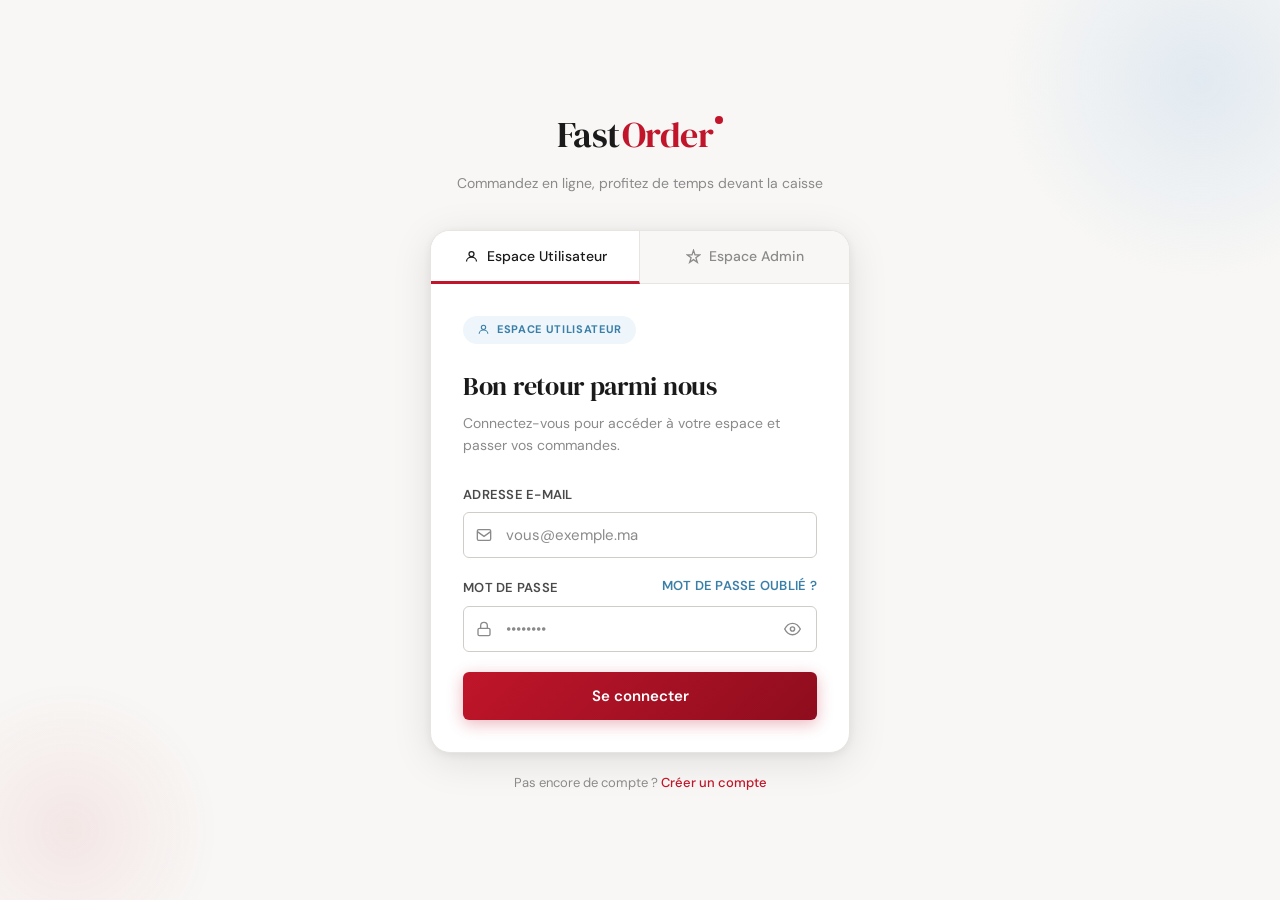
<file: index.html>
<!DOCTYPE html>
<html lang="fr">

<head>
    <meta charset="UTF-8">
    <meta name="viewport" content="width=device-width, initial-scale=1.0">
    <title>Connexion — FastOrder</title>
    <link rel="stylesheet" href="styles.css">
    <style>
        body {
            min-height: 100vh;
            display: flex;
            flex-direction: column;
            align-items: center;
            justify-content: center;
            background: var(--off-white);
            padding: 24px;
            position: relative;
            overflow: hidden;
        }

        body::before {
            content: '';
            position: fixed;
            top: -120px;
            right: -120px;
            width: 400px;
            height: 400px;
            background: radial-gradient(circle, rgba(168, 200, 232, 0.28) 0%, transparent 70%);
            border-radius: 50%;
            pointer-events: none;
        }

        body::after {
            content: '';
            position: fixed;
            bottom: -80px;
            left: -80px;
            width: 300px;
            height: 300px;
            background: radial-gradient(circle, rgba(192, 21, 42, 0.07) 0%, transparent 70%);
            border-radius: 50%;
            pointer-events: none;
        }

        .login-wrapper {
            width: 100%;
            max-width: 420px;
            animation: fadeInUp 0.5s ease both;
        }

        .brand {
            text-align: center;
            margin-bottom: 36px;
        }

        .brand-name {
            font-family: var(--font-display);
            font-size: 36px;
            letter-spacing: -0.5px;
            color: var(--ink);
            display: flex;
            align-items: flex-start;
            justify-content: center;
            gap: 2px;
        }

        .brand-name span {
            color: var(--crimson);
        }

        .brand-dot {
            width: 8px;
            height: 8px;
            background: var(--crimson);
            border-radius: 50%;
            display: inline-block;
            margin-top: 10px;
        }

        .brand-sub {
            font-size: 14px;
            color: var(--ink-muted);
            margin-top: 8px;
        }

        .login-card {
            background: var(--white);
            border-radius: var(--radius-lg);
            box-shadow: 0 8px 40px rgba(0, 0, 0, 0.1), 0 2px 8px rgba(0, 0, 0, 0.06);
            border: 1px solid var(--border);
            overflow: hidden;
        }

        .space-toggle {
            display: grid;
            grid-template-columns: 1fr 1fr;
            background: var(--off-white);
            border-bottom: 1px solid var(--border);
        }

        .toggle-btn {
            padding: 16px 12px;
            font-family: var(--font-body);
            font-size: 14px;
            font-weight: 500;
            color: var(--ink-muted);
            background: transparent;
            border: none;
            cursor: pointer;
            transition: var(--transition);
            display: flex;
            align-items: center;
            justify-content: center;
            gap: 8px;
            border-bottom: 3px solid transparent;
            margin-bottom: -1px;
        }

        .toggle-btn.active {
            color: var(--ink);
            background: var(--white);
            border-bottom-color: var(--crimson);
        }

        .toggle-btn:first-child {
            border-right: 1px solid var(--border);
        }

        .toggle-btn svg {
            width: 15px;
            height: 15px;
        }

        .login-body {
            padding: 32px;
        }

        .space-label {
            display: inline-flex;
            align-items: center;
            gap: 7px;
            padding: 5px 14px;
            border-radius: 99px;
            font-size: 11px;
            font-weight: 700;
            letter-spacing: 0.06em;
            text-transform: uppercase;
            margin-bottom: 22px;
        }

        .space-label.user {
            background: var(--blue-pale);
            color: var(--blue-dark);
        }

        .space-label.admin {
            background: var(--crimson-pale);
            color: var(--crimson);
        }

        .space-label svg {
            width: 13px;
            height: 13px;
        }

        .login-title {
            font-family: var(--font-display);
            font-size: 26px;
            letter-spacing: -0.3px;
            margin-bottom: 6px;
        }

        .login-desc {
            font-size: 14px;
            color: var(--ink-muted);
            margin-bottom: 28px;
            line-height: 1.55;
        }

        .forgot-link {
            font-size: 13px;
            color: var(--blue-dark);
            text-decoration: none;
            float: right;
            margin-top: -2px;
        }

        .forgot-link:hover {
            text-decoration: underline;
        }

        #formError {
            display: none;
            background: var(--crimson-pale);
            border: 1px solid #f5c0c8;
            border-radius: var(--radius-sm);
            padding: 12px 16px;
            font-size: 13px;
            color: var(--crimson);
            margin-bottom: 16px;
        }

        #formError.show {
            display: flex;
            align-items: center;
            gap: 8px;
        }

        #formError svg {
            width: 15px;
            height: 15px;
            flex-shrink: 0;
        }

        .input-icon-wrap {
            position: relative;
        }

        .input-icon {
            position: absolute;
            left: 13px;
            top: 50%;
            transform: translateY(-50%);
            pointer-events: none;
            display: flex;
            align-items: center;
        }

        .input-icon svg {
            width: 16px;
            height: 16px;
            color: var(--ink-muted);
        }

        .input-icon-wrap .form-input {
            padding-left: 42px;
        }

        .show-pw {
            position: absolute;
            right: 12px;
            top: 50%;
            transform: translateY(-50%);
            background: none;
            border: none;
            cursor: pointer;
            padding: 4px;
            color: var(--ink-muted);
            display: flex;
            align-items: center;
            transition: var(--transition);
        }

        .show-pw:hover {
            color: var(--ink);
        }

        .show-pw svg {
            width: 17px;
            height: 17px;
        }

        .btn-connect {
            background: linear-gradient(135deg, var(--crimson), var(--crimson-dark));
            color: white;
            width: 100%;
            justify-content: center;
            padding: 14px;
            font-size: 15px;
            font-weight: 600;
            border-radius: var(--radius-sm);
            box-shadow: 0 4px 16px rgba(192, 21, 42, 0.3);
            transition: all 0.25s ease;
            border: none;
            cursor: pointer;
            font-family: var(--font-body);
            display: flex;
            align-items: center;
            gap: 8px;
        }

        .btn-connect:hover {
            transform: translateY(-2px);
            box-shadow: 0 8px 24px rgba(192, 21, 42, 0.4);
        }

        .btn-connect:active {
            transform: translateY(0);
        }

        .btn-connect.admin-mode {
            background: linear-gradient(135deg, var(--ink), var(--ink-light));
            box-shadow: 0 4px 16px rgba(26, 26, 26, 0.2);
        }

        .btn-connect.admin-mode:hover {
            box-shadow: 0 8px 24px rgba(26, 26, 26, 0.3);
        }

        .btn-connect:disabled {
            opacity: 0.65;
            cursor: not-allowed;
            transform: none;
        }

        .demo-hint {
            background: var(--off-white);
            border: 1px solid var(--border);
            border-radius: var(--radius-sm);
            padding: 12px 16px;
            margin-top: 20px;
            font-size: 12px;
            color: var(--ink-muted);
            line-height: 1.6;
        }

        .demo-hint strong {
            color: var(--ink);
        }

        .login-footer {
            margin-top: 20px;
            text-align: center;
            font-size: 13px;
            color: var(--ink-muted);
        }

        .login-footer a {
            color: var(--crimson);
            text-decoration: none;
            font-weight: 500;
        }

        .login-footer a:hover {
            text-decoration: underline;
        }
    </style>
</head>

<body>
    <div class="login-wrapper">
        <div class="brand">
            <div class="brand-name">Fast<span>Order</span><span class="brand-dot"></span></div>
            <div class="brand-sub">Commandez en ligne, profitez de temps devant la caisse</div>
        </div>

        <div class="login-card">
            <div class="space-toggle">
                <button class="toggle-btn active" id="btnUser" onclick="setMode('user')">
                    <svg viewBox="0 0 24 24" fill="none" stroke="currentColor" stroke-width="2">
                        <circle cx="12" cy="8" r="4" />
                        <path d="M4 20c0-4 3.6-7 8-7s8 3 8 7" />
                    </svg>
                    Espace Utilisateur
                </button>
                <button class="toggle-btn" id="btnAdmin" onclick="setMode('admin')">
                    <svg viewBox="0 0 24 24" fill="none" stroke="currentColor" stroke-width="2">
                        <path d="M12 2l2.4 7.4H22l-6.2 4.5 2.4 7.4L12 17l-6.2 4.3 2.4-7.4L2 9.4h7.6z" />
                    </svg>
                    Espace Admin
                </button>
            </div>

            <div class="login-body">
                <div id="formError">
                    <svg viewBox="0 0 24 24" fill="none" stroke="currentColor" stroke-width="2">
                        <circle cx="12" cy="12" r="10" />
                        <line x1="12" y1="8" x2="12" y2="12" />
                        <line x1="12" y1="16" x2="12.01" y2="16" />
                    </svg>
                    <span id="errorText">Identifiants incorrects</span>
                </div>

                <div id="spaceLabel" class="space-label user">
                    <svg viewBox="0 0 24 24" fill="none" stroke="currentColor" stroke-width="2">
                        <circle cx="12" cy="8" r="4" />
                        <path d="M4 20c0-4 3.6-7 8-7s8 3 8 7" />
                    </svg>
                    Espace Utilisateur
                </div>
                <div id="loginTitle" class="login-title">Bon retour parmi nous</div>
                <div id="loginDesc" class="login-desc">Connectez-vous pour accéder à votre espace et passer vos
                    commandes.</div>

                <form id="loginForm" onsubmit="handleLogin(event)" novalidate>
                    <div class="form-group">
                        <label class="form-label" for="email">Adresse e-mail</label>
                        <div class="input-icon-wrap">
                            <span class="input-icon"><svg viewBox="0 0 24 24" fill="none" stroke="currentColor"
                                    stroke-width="2">
                                    <rect x="2" y="4" width="20" height="16" rx="2" />
                                    <path d="m2 7 10 7 10-7" />
                                </svg></span>
                            <input class="form-input" type="email" id="email" placeholder="vous@exemple.ma" required>
                        </div>
                    </div>
                    <div class="form-group">
                        <label class="form-label" for="password">
                            Mot de passe
                            <a href="#" class="forgot-link">Mot de passe oublié ?</a>
                        </label>
                        <div class="input-icon-wrap">
                            <span class="input-icon"><svg viewBox="0 0 24 24" fill="none" stroke="currentColor"
                                    stroke-width="2">
                                    <rect x="3" y="11" width="18" height="11" rx="2" />
                                    <path d="M7 11V7a5 5 0 0 1 10 0v4" />
                                </svg></span>
                            <input class="form-input" type="password" id="password" placeholder="••••••••" required>
                            <button type="button" class="show-pw" onclick="togglePw()" id="togglePwBtn">
                                <svg id="eyeIcon" viewBox="0 0 24 24" fill="none" stroke="currentColor"
                                    stroke-width="2">
                                    <path d="M1 12s4-8 11-8 11 8 11 8-4 8-11 8-11-8-11-8z" />
                                    <circle cx="12" cy="12" r="3" />
                                </svg>
                            </button>
                        </div>
                    </div>
                    <button type="submit" class="btn-connect" id="connectBtn">Se connecter</button>
                </form>
            </div>
        </div>
        <div class="login-footer" style="margin-top:20px;">Pas encore de compte ? <a href="#">Créer un compte</a></div>
    </div>

    <script>
        let currentMode = 'user';
        let pwVisible = false;

        function setMode(mode) {
            currentMode = mode;
            const isAdmin = mode === 'admin';
            document.getElementById('btnUser').classList.toggle('active', !isAdmin);
            document.getElementById('btnAdmin').classList.toggle('active', isAdmin);
            const label = document.getElementById('spaceLabel');
            const btn = document.getElementById('connectBtn');
            if (isAdmin) {
                label.className = 'space-label admin';
                label.innerHTML = `<svg viewBox="0 0 24 24" fill="none" stroke="currentColor" stroke-width="2" style="width:13px;height:13px;"><path d="M12 2l2.4 7.4H22l-6.2 4.5 2.4 7.4L12 17l-6.2 4.3 2.4-7.4L2 9.4h7.6z"/></svg> Espace Administrateur`;
                document.getElementById('loginTitle').textContent = 'Administration';
                document.getElementById('loginDesc').textContent = 'Accès réservé aux administrateurs de la plateforme.';
                btn.classList.add('admin-mode');
            } else {
                label.className = 'space-label user';
                label.innerHTML = `<svg viewBox="0 0 24 24" fill="none" stroke="currentColor" stroke-width="2" style="width:13px;height:13px;"><circle cx="12" cy="8" r="4"/><path d="M4 20c0-4 3.6-7 8-7s8 3 8 7"/></svg> Espace Utilisateur`;
                document.getElementById('loginTitle').textContent = 'Bon retour parmi nous';
                document.getElementById('loginDesc').textContent = 'Connectez-vous pour accéder à votre espace et passer vos commandes.';
                btn.classList.remove('admin-mode');
            }
            document.getElementById('formError').classList.remove('show');
        }

        function togglePw() {
            const inp = document.getElementById('password');
            pwVisible = !pwVisible;
            inp.type = pwVisible ? 'text' : 'password';
            document.getElementById('eyeIcon').innerHTML = pwVisible
                ? '<path d="M17.94 17.94A10.07 10.07 0 0 1 12 20c-7 0-11-8-11-8a18.45 18.45 0 0 1 5.06-5.94"/><path d="M9.9 4.24A9.12 9.12 0 0 1 12 4c7 0 11 8 11 8a18.5 18.5 0 0 1-2.16 3.19"/><line x1="1" y1="1" x2="23" y2="23"/>'
                : '<path d="M1 12s4-8 11-8 11 8 11 8-4 8-11 8-11-8-11-8z"/><circle cx="12" cy="12" r="3"/>';
        }

        function handleLogin(e) {
            e.preventDefault();
            const email = document.getElementById('email').value.trim();
            const password = document.getElementById('password').value;
            const errorEl = document.getElementById('formError');
            errorEl.classList.remove('show');
            if (!email || !password) { document.getElementById('errorText').textContent = 'Veuillez remplir tous les champs.'; errorEl.classList.add('show'); return; }
            if (!email.includes('@')) { document.getElementById('errorText').textContent = 'Adresse e-mail invalide.'; errorEl.classList.add('show'); return; }
            if (password.length < 3) { document.getElementById('errorText').textContent = 'Mot de passe trop court.'; errorEl.classList.add('show'); return; }
            const btn = document.getElementById('connectBtn');
            btn.textContent = 'Connexion en cours…'; btn.disabled = true;
            setTimeout(() => { window.location.href = currentMode === 'admin' ? 'admin.html' : 'dashboard.html'; }, 900);
        }
    </script>
</body>

</html>
</file>
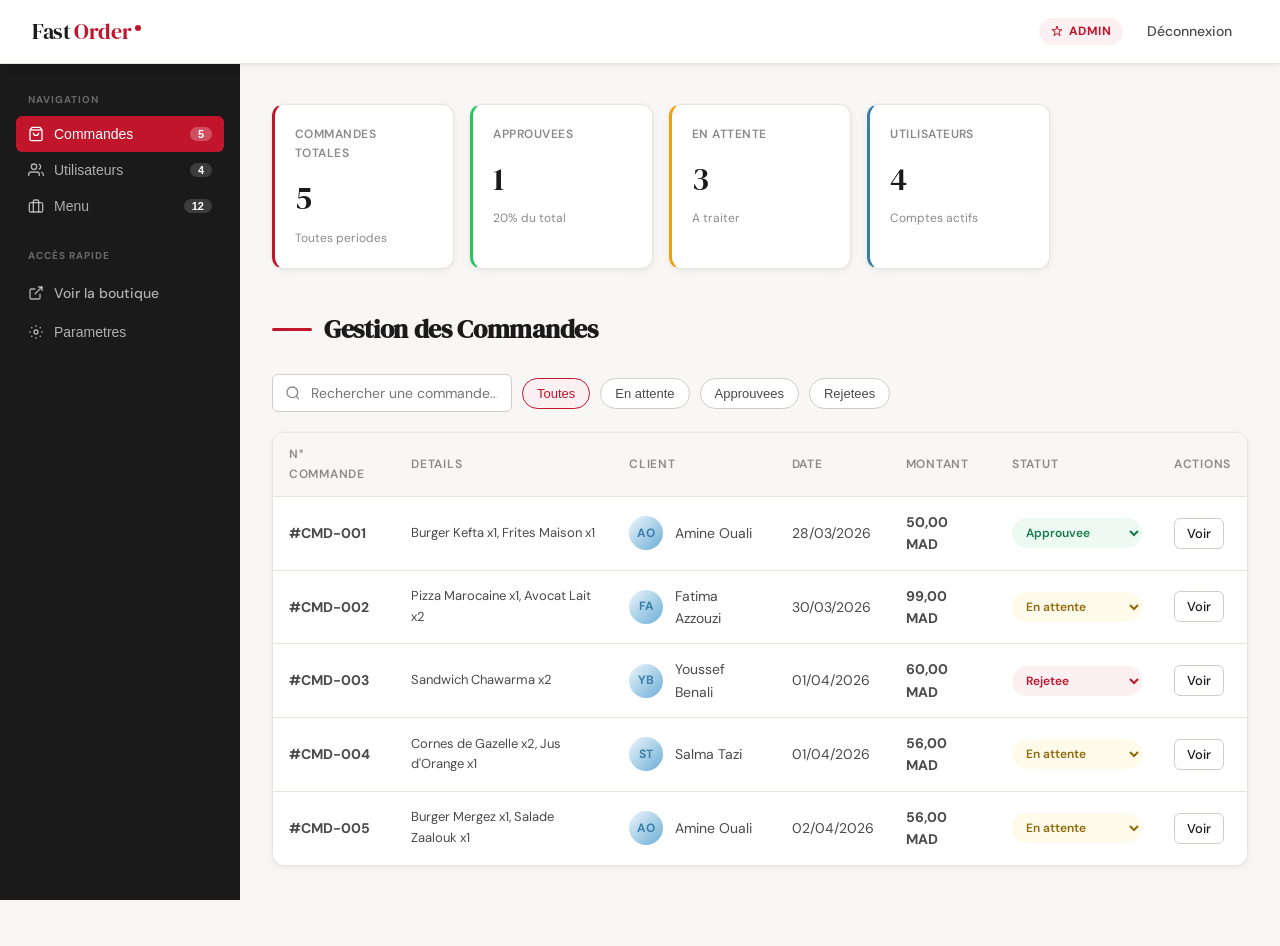
<file: admin.html>
<!DOCTYPE html>
<html lang="fr">

<head>
    <meta charset="UTF-8">
    <meta name="viewport" content="width=device-width, initial-scale=1.0">
    <title>Administration — FastDeli</title>
    <link rel="stylesheet" href="styles.css">
    <style>
        .admin-layout {
            display: flex;
            min-height: calc(100vh - 64px);
        }

        /* Sidebar */
        .sidebar {
            width: 240px;
            background: var(--ink);
            flex-shrink: 0;
            padding: 28px 0;
            position: sticky;
            top: 64px;
            height: calc(100vh - 64px);
            overflow-y: auto;
        }

        .sidebar-section {
            padding: 0 16px;
            margin-bottom: 24px;
        }

        .sidebar-label {
            font-size: 10px;
            font-weight: 700;
            color: rgba(255, 255, 255, 0.35);
            letter-spacing: 0.1em;
            text-transform: uppercase;
            padding: 0 12px;
            margin-bottom: 8px;
        }

        .sidebar-link {
            display: flex;
            align-items: center;
            gap: 10px;
            padding: 10px 12px;
            border-radius: var(--radius-sm);
            color: rgba(255, 255, 255, 0.65);
            text-decoration: none;
            font-size: 14px;
            font-weight: 500;
            transition: var(--transition);
            cursor: pointer;
            border: none;
            background: none;
            width: 100%;
            text-align: left;
        }

        .sidebar-link:hover {
            background: rgba(255, 255, 255, 0.08);
            color: white;
        }

        .sidebar-link.active {
            background: var(--crimson);
            color: white;
        }

        .sidebar-link svg {
            width: 16px;
            height: 16px;
            flex-shrink: 0;
        }

        .sidebar-badge {
            margin-left: auto;
            background: rgba(255, 255, 255, 0.15);
            color: white;
            border-radius: 99px;
            padding: 1px 8px;
            font-size: 11px;
            font-weight: 600;
        }

        .sidebar-link.active .sidebar-badge {
            background: rgba(255, 255, 255, 0.25);
        }

        /* Main */
        .admin-main {
            flex: 1;
            padding: 40px 32px 80px;
            overflow: auto;
        }

        /* Stats */
        .admin-stats {
            display: grid;
            grid-template-columns: repeat(auto-fill, minmax(180px, 1fr));
            gap: 16px;
            margin-bottom: 40px;
        }

        .stat-card {
            background: var(--white);
            border-radius: var(--radius);
            border: 1px solid var(--border);
            padding: 20px;
            box-shadow: var(--shadow-sm);
        }

        .stat-card .s-label {
            font-size: 12px;
            font-weight: 600;
            color: var(--ink-muted);
            text-transform: uppercase;
            letter-spacing: 0.04em;
            margin-bottom: 10px;
        }

        .stat-card .s-val {
            font-family: var(--font-display);
            font-size: 32px;
            color: var(--ink);
        }

        .stat-card .s-sub {
            font-size: 12px;
            color: var(--ink-muted);
            margin-top: 4px;
        }

        .stat-card.accent-red {
            border-left: 3px solid var(--crimson);
        }

        .stat-card.accent-blue {
            border-left: 3px solid var(--blue-dark);
        }

        .stat-card.accent-green {
            border-left: 3px solid #22c55e;
        }

        .stat-card.accent-yellow {
            border-left: 3px solid #f59e0b;
        }

        /* Sections */
        .admin-section {
            display: none;
        }

        .admin-section.active {
            display: block;
        }

        /* Status select */
        .status-select {
            padding: 6px 10px;
            border-radius: 99px;
            font-size: 12px;
            font-weight: 600;
            border: none;
            cursor: pointer;
            outline: none;
            transition: var(--transition);
        }

        .status-select.approved {
            background: #edfaf3;
            color: #1a7a4a;
        }

        .status-select.pending {
            background: #fffbeb;
            color: #92680a;
        }

        .status-select.rejected {
            background: var(--crimson-pale);
            color: var(--crimson);
        }

        /* User avatar */
        .user-avatar {
            width: 34px;
            height: 34px;
            border-radius: 50%;
            background: linear-gradient(135deg, var(--blue-pale), var(--blue-mid));
            display: flex;
            align-items: center;
            justify-content: center;
            font-size: 12px;
            font-weight: 700;
            color: var(--blue-dark);
            flex-shrink: 0;
        }

        .user-cell {
            display: flex;
            align-items: center;
            gap: 12px;
        }

        .order-products-detail {
            max-width: 260px;
            word-break: break-word;
            font-size: 13px;
        }

        .action-btns {
            display: flex;
            gap: 6px;
        }

        /* Filter bar */
        .filter-bar {
            display: flex;
            gap: 10px;
            flex-wrap: wrap;
            align-items: center;
            margin-bottom: 20px;
        }

        .filter-input {
            padding: 9px 14px 9px 38px;
            border: 1.5px solid var(--border-strong);
            border-radius: var(--radius-sm);
            font-family: var(--font-body);
            font-size: 14px;
            color: var(--ink);
            background: var(--white) url("data:image/svg+xml,%3Csvg xmlns='http://www.w3.org/2000/svg' width='16' height='16' viewBox='0 0 24 24' fill='none' stroke='%238a8a8a' stroke-width='2'%3E%3Ccircle cx='11' cy='11' r='8'/%3E%3Cpath d='m21 21-4.35-4.35'/%3E%3C/svg%3E") no-repeat 12px center;
            outline: none;
            transition: var(--transition);
            width: 240px;
        }

        .filter-input:focus {
            border-color: var(--blue-dark);
        }

        .filter-tag {
            padding: 7px 14px;
            border-radius: 99px;
            font-size: 13px;
            font-weight: 500;
            border: 1.5px solid var(--border-strong);
            background: var(--white);
            cursor: pointer;
            transition: var(--transition);
            color: var(--ink-light);
        }

        .filter-tag:hover {
            border-color: var(--ink-muted);
            color: var(--ink);
        }

        .filter-tag.active {
            border-color: var(--crimson);
            color: var(--crimson);
            background: var(--crimson-pale);
        }

        /* Food color blocks in admin product table */
        .food-thumb {
            width: 36px;
            height: 36px;
            border-radius: var(--radius-sm);
            display: flex;
            align-items: center;
            justify-content: center;
            flex-shrink: 0;
        }

        .food-thumb svg {
            width: 20px;
            height: 20px;
        }

        .toast-container {
            position: fixed;
            bottom: 24px;
            right: 24px;
            display: flex;
            flex-direction: column;
            gap: 10px;
            z-index: 999;
        }

        /* Admin label */
        .admin-role-tag {
            display: inline-flex;
            align-items: center;
            gap: 6px;
            padding: 4px 12px;
            border-radius: 99px;
            background: var(--crimson-pale);
            color: var(--crimson);
            font-size: 12px;
            font-weight: 700;
            letter-spacing: 0.04em;
            text-transform: uppercase;
        }

        .admin-role-tag svg {
            width: 12px;
            height: 12px;
        }

        @media (max-width: 768px) {
            .admin-layout {
                flex-direction: column;
            }

            .sidebar {
                width: 100%;
                height: auto;
                position: relative;
                top: 0;
                padding: 16px 0;
                display: flex;
                overflow-x: auto;
            }

            .sidebar-section {
                display: flex;
                margin-bottom: 0;
                gap: 4px;
            }

            .sidebar-label {
                display: none;
            }

            .admin-main {
                padding: 24px 16px;
            }

            .admin-stats {
                grid-template-columns: repeat(2, 1fr);
            }
        }
    </style>
</head>

<body>
    <nav class="nav">
        <a href="index.html" class="nav-logo">Fast<span>Order</span><span class="logo-dot"></span></a>
        <div class="nav-links">
            <span class="admin-role-tag">
                <svg viewBox="0 0 24 24" fill="none" stroke="currentColor" stroke-width="2">
                    <path d="M12 2l2.4 7.4H22l-6.2 4.5 2.4 7.4L12 17l-6.2 4.3 2.4-7.4L2 9.4h7.6z" />
                </svg>
                Admin
            </span>
            <a href="index.html" class="nav-link">Déconnexion</a>
        </div>
    </nav>

    <div class="admin-layout">
        <aside class="sidebar">
            <div class="sidebar-section">
                <div class="sidebar-label">Navigation</div>
                <button class="sidebar-link active" onclick="showSection('commandes')" id="nav-commandes">
                    <svg viewBox="0 0 24 24" fill="none" stroke="currentColor" stroke-width="2">
                        <path d="M6 2 3 6v14a2 2 0 0 0 2 2h14a2 2 0 0 0 2-2V6l-3-4z" />
                        <line x1="3" y1="6" x2="21" y2="6" />
                        <path d="M16 10a4 4 0 0 1-8 0" />
                    </svg>
                    Commandes
                    <span class="sidebar-badge" id="navBadgeCmd">5</span>
                </button>
                <button class="sidebar-link" onclick="showSection('utilisateurs')" id="nav-utilisateurs">
                    <svg viewBox="0 0 24 24" fill="none" stroke="currentColor" stroke-width="2">
                        <path d="M17 21v-2a4 4 0 0 0-4-4H5a4 4 0 0 0-4 4v2" />
                        <circle cx="9" cy="7" r="4" />
                        <path d="M23 21v-2a4 4 0 0 0-3-3.87" />
                        <path d="M16 3.13a4 4 0 0 1 0 7.75" />
                    </svg>
                    Utilisateurs
                    <span class="sidebar-badge">4</span>
                </button>
                <button class="sidebar-link" onclick="showSection('produits')" id="nav-produits">
                    <svg viewBox="0 0 24 24" fill="none" stroke="currentColor" stroke-width="2">
                        <rect x="2" y="7" width="20" height="14" rx="2" />
                        <path d="M16 21V5a2 2 0 0 0-2-2h-4a2 2 0 0 0-2 2v16" />
                    </svg>
                    Menu
                    <span class="sidebar-badge">12</span>
                </button>
            </div>
            <div class="sidebar-section">
                <div class="sidebar-label">Accès rapide</div>
                <a href="dashboard.html" class="sidebar-link">
                    <svg viewBox="0 0 24 24" fill="none" stroke="currentColor" stroke-width="2">
                        <path d="M18 13v6a2 2 0 0 1-2 2H5a2 2 0 0 1-2-2V8a2 2 0 0 1 2-2h6" />
                        <polyline points="15 3 21 3 21 9" />
                        <line x1="10" y1="14" x2="21" y2="3" />
                    </svg>
                    Voir la boutique
                </a>
                <button class="sidebar-link">
                    <svg viewBox="0 0 24 24" fill="none" stroke="currentColor" stroke-width="2">
                        <circle cx="12" cy="12" r="3" />
                        <path
                            d="M19.07 4.93l-1.41 1.41M4.93 4.93l1.41 1.41M4.93 19.07l1.41-1.41M19.07 19.07l-1.41-1.41M12 2v2M12 20v2M2 12h2M20 12h2" />
                    </svg>
                    Parametres
                </button>
            </div>
        </aside>

        <main class="admin-main">
            <div class="admin-stats fade-in" id="statsGrid"></div>

            <!-- COMMANDES -->
            <div class="admin-section active fade-in" id="section-commandes">
                <div class="section-heading">
                    <div class="accent-line"></div>
                    <h2>Gestion des Commandes</h2>
                </div>
                <div class="filter-bar">
                    <input class="filter-input" type="text" placeholder="Rechercher une commande..."
                        oninput="filterOrders(this.value)">
                    <button class="filter-tag active" onclick="setFilter('all', this)">Toutes</button>
                    <button class="filter-tag" onclick="setFilter('pending', this)">En attente</button>
                    <button class="filter-tag" onclick="setFilter('approved', this)">Approuvees</button>
                    <button class="filter-tag" onclick="setFilter('rejected', this)">Rejetees</button>
                </div>
                <div class="card">
                    <div class="table-wrap">
                        <table>
                            <thead>
                                <tr>
                                    <th>N° commande</th>
                                    <th>Details</th>
                                    <th>Client</th>
                                    <th>Date</th>
                                    <th>Montant</th>
                                    <th>Statut</th>
                                    <th>Actions</th>
                                </tr>
                            </thead>
                            <tbody id="adminOrdersBody"></tbody>
                        </table>
                    </div>
                </div>
            </div>

            <!-- UTILISATEURS -->
            <div class="admin-section fade-in" id="section-utilisateurs">
                <div class="section-heading">
                    <div class="accent-line"></div>
                    <h2>Gestion des Utilisateurs</h2>
                </div>
                <div class="filter-bar">
                    <input class="filter-input" type="text" placeholder="Rechercher un utilisateur..."
                        oninput="filterUsers(this.value)">
                </div>
                <div class="card">
                    <div class="table-wrap">
                        <table>
                            <thead>
                                <tr>
                                    <th>Utilisateur</th>
                                    <th>E-mail</th>
                                    <th>Role</th>
                                    <th>Commandes</th>
                                    <th>Inscription</th>
                                    <th>Actions</th>
                                </tr>
                            </thead>
                            <tbody id="usersBody"></tbody>
                        </table>
                    </div>
                </div>
            </div>

            <!-- PRODUITS / MENU -->
            <div class="admin-section fade-in" id="section-produits">
                <div class="section-heading">
                    <div class="accent-line"></div>
                    <h2>Gestion du Menu</h2>
                </div>
                <div class="card">
                    <div class="table-wrap">
                        <table>
                            <thead>
                                <tr>
                                    <th>Article</th>
                                    <th>Categorie</th>
                                    <th>Prix</th>
                                    <th>Disponibilite</th>
                                    <th>Actions</th>
                                </tr>
                            </thead>
                            <tbody id="productsBody"></tbody>
                        </table>
                    </div>
                </div>
            </div>
        </main>
    </div>

    <div class="toast-container" id="toastContainer"></div>

    <script>
        // ── DATA ──
        let orders = [
            { id: '#CMD-001', products: 'Burger Kefta x1, Frites Maison x1', client: 'Amine Ouali', date: '28/03/2026', amount: '50,00 MAD', status: 'approved' },
            { id: '#CMD-002', products: 'Pizza Marocaine x1, Avocat Lait x2', client: 'Fatima Azzouzi', date: '30/03/2026', amount: '99,00 MAD', status: 'pending' },
            { id: '#CMD-003', products: 'Sandwich Chawarma x2', client: 'Youssef Benali', date: '01/04/2026', amount: '60,00 MAD', status: 'rejected' },
            { id: '#CMD-004', products: 'Cornes de Gazelle x2, Jus d\'Orange x1', client: 'Salma Tazi', date: '01/04/2026', amount: '56,00 MAD', status: 'pending' },
            { id: '#CMD-005', products: 'Burger Mergez x1, Salade Zaalouk x1', client: 'Amine Ouali', date: '02/04/2026', amount: '56,00 MAD', status: 'pending' },
        ];

        const users = [
            { name: 'Amine Ouali', email: 'amine.ouali@mail.ma', role: 'Client', orders: 2, since: 'Jan. 2025' },
            { name: 'Fatima Azzouzi', email: 'fatima.azzouzi@mail.ma', role: 'Client', orders: 1, since: 'Fev. 2025' },
            { name: 'Youssef Benali', email: 'youssef.benali@mail.ma', role: 'Client', orders: 1, since: 'Mars 2025' },
            { name: 'Salma Tazi', email: 'salma.tazi@mail.ma', role: 'Client', orders: 1, since: 'Dec. 2024' },
        ];

        const bgClass = {
            'Burgers': 'bg-burger', 'Sandwichs': 'bg-sandwich', 'Pizzas': 'bg-pizza',
            'Boissons': 'bg-drink', 'Accompagnements': 'bg-sides', 'Desserts': 'bg-dessert',
        };

        const menuItems = [
            { name: 'Burger Kefta', cat: 'Burgers', price: '35,00 MAD', available: true },
            { name: 'Burger Mergez', cat: 'Burgers', price: '38,00 MAD', available: true },
            { name: 'Sandwich Chawarma', cat: 'Sandwichs', price: '30,00 MAD', available: true },
            { name: 'Sandwich Poulet', cat: 'Sandwichs', price: '28,00 MAD', available: false },
            { name: 'Pizza Marocaine', cat: 'Pizzas', price: '55,00 MAD', available: true },
            { name: 'Pizza Quatre Fromages', cat: 'Pizzas', price: '60,00 MAD', available: true },
            { name: 'Frites Maison', cat: 'Accompagnements', price: '15,00 MAD', available: true },
            { name: 'Salade Zaalouk', cat: 'Accompagnements', price: '18,00 MAD', available: true },
            { name: 'Jus d\'Orange Frais', cat: 'Boissons', price: '18,00 MAD', available: true },
            { name: 'Avocat Lait', cat: 'Boissons', price: '22,00 MAD', available: true },
            { name: 'Cornes de Gazelle', cat: 'Desserts', price: '20,00 MAD', available: true },
            { name: 'Chebakia', cat: 'Desserts', price: '18,00 MAD', available: false },
        ];

        // ── NAV ──
        function showSection(name) {
            document.querySelectorAll('.admin-section').forEach(s => s.classList.remove('active'));
            document.querySelectorAll('.sidebar-link').forEach(l => l.classList.remove('active'));
            document.getElementById(`section-${name}`).classList.add('active');
            document.getElementById(`nav-${name}`).classList.add('active');
            renderStats();
        }

        // ── STATS ──
        function renderStats() {
            const total = orders.length;
            const approved = orders.filter(o => o.status === 'approved').length;
            const pending = orders.filter(o => o.status === 'pending').length;
            document.getElementById('statsGrid').innerHTML = `
        <div class="stat-card accent-red">
          <div class="s-label">Commandes totales</div>
          <div class="s-val">${total}</div>
          <div class="s-sub">Toutes periodes</div>
        </div>
        <div class="stat-card accent-green">
          <div class="s-label">Approuvees</div>
          <div class="s-val">${approved}</div>
          <div class="s-sub">${Math.round(approved / total * 100)}% du total</div>
        </div>
        <div class="stat-card accent-yellow">
          <div class="s-label">En attente</div>
          <div class="s-val">${pending}</div>
          <div class="s-sub">A traiter</div>
        </div>
        <div class="stat-card accent-blue">
          <div class="s-label">Utilisateurs</div>
          <div class="s-val">${users.length}</div>
          <div class="s-sub">Comptes actifs</div>
        </div>`;
            document.getElementById('navBadgeCmd').textContent = total;
        }

        // ── ORDERS ──
        let currentFilter = 'all', currentSearch = '';

        function renderOrders() {
            let filtered = orders.filter(o => {
                const mf = currentFilter === 'all' || o.status === currentFilter;
                const ms = !currentSearch || o.id.toLowerCase().includes(currentSearch.toLowerCase()) || o.client.toLowerCase().includes(currentSearch.toLowerCase()) || o.products.toLowerCase().includes(currentSearch.toLowerCase());
                return mf && ms;
            });
            const tbody = document.getElementById('adminOrdersBody');
            if (!filtered.length) { tbody.innerHTML = `<tr><td colspan="7"><div class="empty-state" style="padding:32px"><p>Aucune commande trouvee</p></div></td></tr>`; return; }
            tbody.innerHTML = filtered.map(o => {
                const initials = o.client.split(' ').map(w => w[0]).join('').slice(0, 2).toUpperCase();
                return `<tr>
          <td><strong>${o.id}</strong></td>
          <td class="order-products-detail">${o.products}</td>
          <td><div class="user-cell"><div class="user-avatar">${initials}</div><span style="font-size:14px;">${o.client}</span></div></td>
          <td style="white-space:nowrap">${o.date}</td>
          <td><strong>${o.amount}</strong></td>
          <td>
            <select class="status-select ${o.status}" onchange="changeStatus('${o.id}', this)" style="min-width:130px;">
              <option value="pending"  ${o.status === 'pending' ? 'selected' : ''}>En attente</option>
              <option value="approved" ${o.status === 'approved' ? 'selected' : ''}>Approuvee</option>
              <option value="rejected" ${o.status === 'rejected' ? 'selected' : ''}>Rejetee</option>
            </select>
          </td>
          <td>
            <div class="action-btns">
              <button class="btn btn-secondary btn-sm" onclick="viewOrder('${o.id}')">Voir</button>
            </div>
          </td>
        </tr>`;
            }).join('');
        }

        function changeStatus(id, selectEl) {
            const order = orders.find(o => o.id === id);
            if (!order) return;
            order.status = selectEl.value;
            selectEl.className = `status-select ${selectEl.value}`;
            const msgs = { approved: 'Commande approuvee', pending: 'Commande mise en attente', rejected: 'Commande rejetee' };
            const types = { approved: 'success', pending: 'info', rejected: 'error' };
            showToast(msgs[selectEl.value], types[selectEl.value]);
            renderStats();
        }

        function viewOrder(id) {
            const o = orders.find(x => x.id === id);
            if (o) showToast(`${o.id} — ${o.client} — ${o.amount}`, 'info');
        }

        function setFilter(f, el) {
            currentFilter = f;
            document.querySelectorAll('.filter-tag').forEach(t => t.classList.remove('active'));
            el.classList.add('active'); renderOrders();
        }

        function filterOrders(val) { currentSearch = val; renderOrders(); }

        // ── USERS ──
        let usersData = [...users];

        function renderUsers() {
            const tbody = document.getElementById('usersBody');
            tbody.innerHTML = usersData.map(u => {
                const initials = u.name.split(' ').map(w => w[0]).join('').slice(0, 2).toUpperCase();
                return `<tr>
          <td>
            <div class="user-cell">
              <div class="user-avatar">${initials}</div>
              <div>
                <div style="font-weight:600;font-size:14px;">${u.name}</div>
                <div style="font-size:12px;color:var(--ink-muted);">Membre depuis ${u.since}</div>
              </div>
            </div>
          </td>
          <td>${u.email}</td>
          <td><span class="tag tag-blue">${u.role}</span></td>
          <td><strong>${u.orders}</strong></td>
          <td>${u.since}</td>
          <td>
            <div class="action-btns">
              <button class="btn btn-secondary btn-sm" onclick="showToast('Profil de ${u.name} ouvert', 'info')">Voir</button>
              <button class="btn btn-danger btn-sm" onclick="showToast('Compte de ${u.name} suspendu (simulation)', 'error')">Suspendre</button>
            </div>
          </td>
        </tr>`;
            }).join('');
        }

        function filterUsers(val) {
            usersData = users.filter(u => u.name.toLowerCase().includes(val.toLowerCase()) || u.email.toLowerCase().includes(val.toLowerCase()));
            renderUsers();
        }

        // ── PRODUCTS ──
        const catColors = { 'Burgers': '#fff8f0', 'Sandwichs': '#f0fff4', 'Pizzas': '#fff0f0', 'Boissons': '#f0f8ff', 'Accompagnements': '#fffdf0', 'Desserts': '#fdf0ff' };

        function renderProducts() {
            const tbody = document.getElementById('productsBody');
            tbody.innerHTML = menuItems.map((p, i) => {
                const avTag = p.available ? `<span class="tag tag-green">Disponible</span>` : `<span class="tag tag-red">Indisponible</span>`;
                return `<tr>
          <td>
            <div class="user-cell">
              <div class="food-thumb" style="background:${catColors[p.cat] || '#f8f7f5'};">
                <svg viewBox="0 0 24 24" fill="none" stroke="var(--ink-muted)" stroke-width="1.5"><path d="M3 11l19-9-9 19-2-8-8-2z"/></svg>
              </div>
              <span style="font-weight:600;font-size:14px;">${p.name}</span>
            </div>
          </td>
          <td><span class="tag tag-blue">${p.cat}</span></td>
          <td><strong>${p.price}</strong></td>
          <td>${avTag}</td>
          <td>
            <div class="action-btns">
              <button class="btn btn-secondary btn-sm" onclick="showToast('Modification de ${p.name} (simulation)', 'info')">Modifier</button>
              <button class="btn btn-danger btn-sm" onclick="toggleAvailability(${i}, this)">
                ${p.available ? 'Desactiver' : 'Activer'}
              </button>
            </div>
          </td>
        </tr>`;
            }).join('');
        }

        function toggleAvailability(idx, btn) {
            menuItems[idx].available = !menuItems[idx].available;
            showToast(`${menuItems[idx].name} ${menuItems[idx].available ? 'active' : 'desactive'} (simulation)`, menuItems[idx].available ? 'success' : 'error');
            renderProducts();
        }

        // ── TOAST ──
        function showToast(msg, type = 'info') {
            const c = document.getElementById('toastContainer');
            const t = document.createElement('div');
            t.className = `toast ${type}`;
            const icons = {
                success: '<svg viewBox="0 0 24 24" fill="none" stroke="currentColor" stroke-width="2"><polyline points="20 6 9 17 4 12"/></svg>',
                error: '<svg viewBox="0 0 24 24" fill="none" stroke="currentColor" stroke-width="2"><circle cx="12" cy="12" r="10"/><line x1="15" y1="9" x2="9" y2="15"/><line x1="9" y1="9" x2="15" y2="15"/></svg>',
                info: '<svg viewBox="0 0 24 24" fill="none" stroke="currentColor" stroke-width="2"><circle cx="12" cy="12" r="10"/><line x1="12" y1="8" x2="12" y2="12"/><line x1="12" y1="16" x2="12.01" y2="16"/></svg>',
            };
            t.innerHTML = (icons[type] || '') + msg;
            c.appendChild(t);
            setTimeout(() => { t.style.opacity = '0'; t.style.transition = '0.3s'; setTimeout(() => t.remove(), 300); }, 3200);
        }

        // ── INIT ──
        renderStats();
        renderOrders();
        renderUsers();
        renderProducts();
    </script>
</body>

</html>
</file>
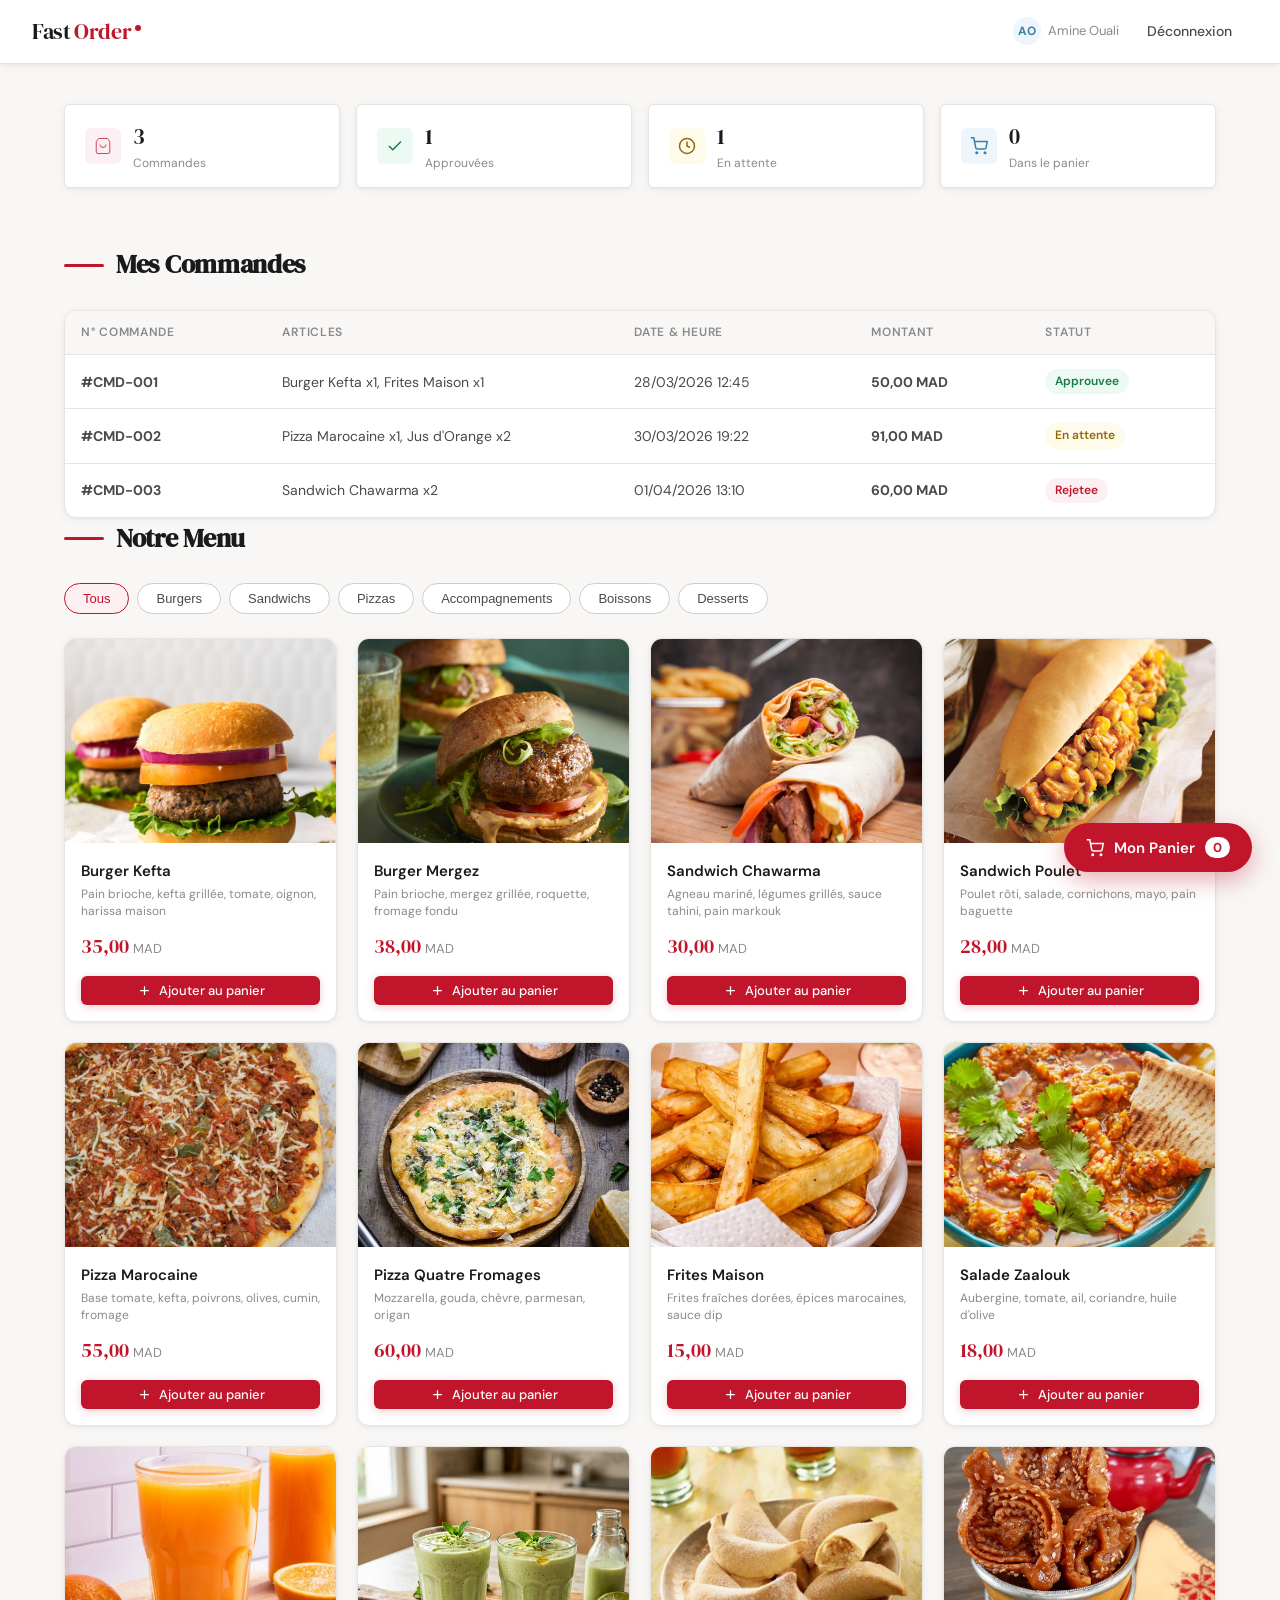
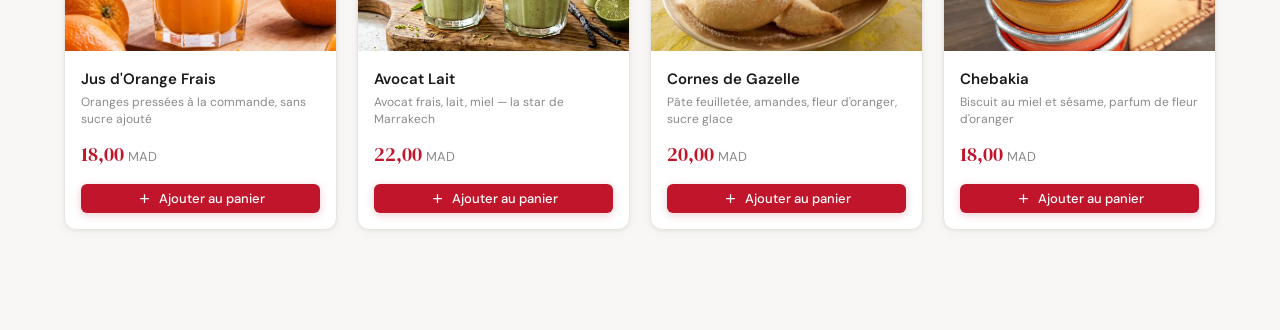
<file: dashboard.html>
<!DOCTYPE html>
<html lang="fr">

<head>
    <meta charset="UTF-8">
    <meta name="viewport" content="width=device-width, initial-scale=1.0">
    <title>Menu — FastDeli</title>
    <link rel="stylesheet" href="styles.css">
    <style>
        .page-main {
            max-width: 1200px;
            margin: 0 auto;
            padding: 40px 24px 100px;
        }

        /* Stats bar */
        .stat-bar {
            display: flex;
            gap: 16px;
            flex-wrap: wrap;
            margin-bottom: 40px;
        }

        .stat-pill {
            background: var(--white);
            border: 1px solid var(--border);
            border-radius: var(--radius-sm);
            padding: 14px 20px;
            display: flex;
            align-items: center;
            gap: 12px;
            box-shadow: var(--shadow-sm);
            flex: 1;
            min-width: 140px;
        }

        .stat-pill .sp-icon {
            width: 36px;
            height: 36px;
            border-radius: var(--radius-sm);
            display: flex;
            align-items: center;
            justify-content: center;
            flex-shrink: 0;
        }

        .stat-pill .sp-icon svg {
            width: 18px;
            height: 18px;
        }

        .sp-icon-red {
            background: var(--crimson-pale);
            color: var(--crimson);
        }

        .sp-icon-green {
            background: #edfaf3;
            color: #1a7a4a;
        }

        .sp-icon-yellow {
            background: #fffbeb;
            color: #92680a;
        }

        .sp-icon-blue {
            background: var(--blue-pale);
            color: var(--blue-dark);
        }

        .stat-pill .stat-val {
            font-family: var(--font-display);
            font-size: 22px;
        }

        .stat-pill .stat-lbl {
            font-size: 12px;
            color: var(--ink-muted);
        }

        /* Category tabs */
        .cat-tabs {
            display: flex;
            gap: 8px;
            flex-wrap: wrap;
            margin-bottom: 24px;
        }

        .cat-tab {
            padding: 7px 18px;
            border-radius: 99px;
            font-size: 13px;
            font-weight: 500;
            border: 1.5px solid var(--border-strong);
            background: var(--white);
            cursor: pointer;
            transition: var(--transition);
            color: var(--ink-light);
        }

        .cat-tab:hover {
            border-color: var(--ink-muted);
            color: var(--ink);
        }

        .cat-tab.active {
            border-color: var(--crimson);
            color: var(--crimson);
            background: var(--crimson-pale);
        }

        /* Products grid */
        .products-grid {
            display: grid;
            grid-template-columns: repeat(auto-fill, minmax(230px, 1fr));
            gap: 20px;
        }

        .product-card {
            background: var(--white);
            border-radius: var(--radius);
            border: 1px solid var(--border);
            overflow: hidden;
            transition: var(--transition);
            box-shadow: var(--shadow-sm);
        }

        .product-card:hover {
            transform: translateY(-4px);
            box-shadow: var(--shadow-md);
        }

        /* Illustrated food placeholder using CSS + SVG */
        .product-img {
            width: 100%;
            aspect-ratio: 4/3;
            display: flex;
            align-items: center;
            justify-content: center;
            position: relative;
            overflow: hidden;
        }

        .product-img svg {
            width: 72px;
            height: 72px;
        }

        .product-img img {
            width: 100%;
            height: 100%;
            object-fit: cover;
        }

        .product-info {
            padding: 16px;
        }

        .product-name {
            font-weight: 600;
            font-size: 15px;
            color: var(--ink);
            margin-bottom: 3px;
        }

        .product-desc {
            font-size: 12px;
            color: var(--ink-muted);
            margin-bottom: 10px;
            line-height: 1.45;
        }

        .product-price {
            font-family: var(--font-display);
            font-size: 20px;
            color: var(--crimson);
            margin-bottom: 14px;
        }

        .product-price small {
            font-family: var(--font-body);
            font-size: 13px;
            font-weight: 400;
            color: var(--ink-muted);
        }

        /* Cart modal */
        .cart-item {
            display: flex;
            align-items: center;
            gap: 14px;
            padding: 16px 0;
            border-bottom: 1px solid var(--border);
        }

        .cart-item:last-child {
            border-bottom: none;
        }

        .cart-item-thumb {
            width: 52px;
            height: 52px;
            border-radius: var(--radius-sm);
            display: flex;
            align-items: center;
            justify-content: center;
            flex-shrink: 0;
        }

        .cart-item-thumb svg {
            width: 28px;
            height: 28px;
        }

        .cart-item-thumb img {
            width: 100%;
            height: 100%;
            object-fit: cover;
        }

        .cart-item-info {
            flex: 1;
            min-width: 0;
        }

        .cart-item-name {
            font-weight: 600;
            font-size: 14px;
            margin-bottom: 3px;
        }

        .cart-item-price {
            font-size: 13px;
            color: var(--crimson);
            font-weight: 500;
        }

        .cart-item-controls {
            display: flex;
            align-items: center;
            gap: 10px;
            flex-shrink: 0;
        }

        .cart-summary {
            background: var(--off-white);
            border-radius: var(--radius-sm);
            padding: 16px;
            margin-bottom: 16px;
        }

        .cart-summary-row {
            display: flex;
            justify-content: space-between;
            font-size: 14px;
            color: var(--ink-light);
            margin-bottom: 8px;
        }

        .cart-summary-row:last-child {
            margin-bottom: 0;
            font-size: 16px;
            font-weight: 700;
            color: var(--ink);
            border-top: 1px solid var(--border);
            padding-top: 10px;
            margin-top: 4px;
        }

        /* Orders section */
        .orders-section {
            margin-top: 56px;
        }

        /* FAB */
        .cart-fab {
            position: fixed;
            bottom: 28px;
            right: 28px;
            background: var(--crimson);
            color: white;
            border: none;
            border-radius: 99px;
            padding: 14px 22px;
            font-family: var(--font-body);
            font-size: 15px;
            font-weight: 600;
            cursor: pointer;
            box-shadow: 0 8px 24px rgba(192, 21, 42, 0.35);
            display: flex;
            align-items: center;
            gap: 10px;
            transition: var(--transition);
            z-index: 90;
        }

        .cart-fab:hover {
            transform: translateY(-2px);
            box-shadow: 0 12px 32px rgba(192, 21, 42, 0.45);
        }

        .cart-fab svg {
            width: 18px;
            height: 18px;
        }

        .fab-badge {
            background: white;
            color: var(--crimson);
            border-radius: 99px;
            padding: 2px 8px;
            font-size: 13px;
            font-weight: 700;
            min-width: 22px;
            text-align: center;
        }

        @media (max-width: 640px) {
            .products-grid {
                grid-template-columns: repeat(2, 1fr);
            }

            .stat-bar {
                gap: 10px;
            }

            .stat-pill {
                min-width: 120px;
                padding: 12px 14px;
            }
        }

        /* Food SVG color palettes per category */
        .bg-burger {
            background: linear-gradient(135deg, #fff8f0, #ffe8cc);
        }

        .bg-sandwich {
            background: linear-gradient(135deg, #f0fff4, #d4f4e2);
        }

        .bg-pizza {
            background: linear-gradient(135deg, #fff0f0, #ffd6d6);
        }

        .bg-drink {
            background: linear-gradient(135deg, #f0f8ff, #d0e8f8);
        }

        .bg-sides {
            background: linear-gradient(135deg, #fffdf0, #fff0c0);
        }

        .bg-dessert {
            background: linear-gradient(135deg, #fdf0ff, #f0d4f8);
        }

        /* Payment modal styling */
        #paymentModal, #cardFormModal, #successModal {
            animation: scaleIn 0.3s cubic-bezier(0.4, 0, 0.2, 1);
        }
    </style>
</head>

<body>
    <nav class="nav">
        <a href="index.html" class="nav-logo">
            Fast<span>Order</span><span class="logo-dot"></span>
        </a>
        <div class="nav-links">
            <div class="nav-user">
                <div class="nav-user-dot">AO</div>
                Amine Ouali
            </div>
            <a href="index.html" class="nav-link">Déconnexion</a>
        </div>
    </nav>

    <main class="page-main">
        <!-- Stats -->
        <div class="stat-bar fade-in">
            <div class="stat-pill">
                <div class="sp-icon sp-icon-red">
                    <svg viewBox="0 0 24 24" fill="none" stroke="currentColor" stroke-width=/>"2">
                        <path d="M6 2 3 6v14a2 2 0 0 0 2 2h14a2 2 0 0 0 2-2V6l-3-4z" 
                        <line x1="3" y1="6" x2="21" y2="6" />
                        <path d="M16 10a4 4 0 0 1-8 0" />
                    </svg>
                </div>
                <div>
                    <div class="stat-val" id="statTotal">3</div>
                    <div class="stat-lbl">Commandes</div>
                </div>
            </div>
            <div class="stat-pill">
                <div class="sp-icon sp-icon-green">
                    <svg viewBox="0 0 24 24" fill="none" stroke="currentColor" stroke-width="2">
                        <polyline points="20 6 9 17 4 12" />
                    </svg>
                </div>
                <div>
                    <div class="stat-val" id="statApproved">1</div>
                    <div class="stat-lbl">Approuvées</div>
                </div>
            </div>
            <div class="stat-pill">
                <div class="sp-icon sp-icon-yellow">
                    <svg viewBox="0 0 24 24" fill="none" stroke="currentColor" stroke-width="2">
                        <circle cx="12" cy="12" r="10" />
                        <polyline points="12 6 12 12 16 14" />
                    </svg>
                </div>
                <div>
                    <div class="stat-val" id="statPending">1</div>
                    <div class="stat-lbl">En attente</div>
                </div>
            </div>
            <div class="stat-pill">
                <div class="sp-icon sp-icon-blue">
                    <svg viewBox="0 0 24 24" fill="none" stroke="currentColor" stroke-width="2">
                        <circle cx="9" cy="21" r="1" />
                        <circle cx="20" cy="21" r="1" />
                        <path d="M1 1h4l2.68 13.39a2 2 0 0 0 2 1.61h9.72a2 2 0 0 0 2-1.61L23 6H6" />
                    </svg>
                </div>
                <div>
                    <div class="stat-val" id="statCart">0</div>
                    <div class="stat-lbl">Dans le panier</div>
                </div>
            </div>
        </div>
        <!-- Orders -->
        <div class="orders-section">
            <div class="section-heading">
                <div class="accent-line"></div>
                <h2>Mes Commandes</h2>
            </div>
            <div class="card fade-in">
                <div class="table-wrap">
                    <table>
                        <thead>
                            <tr>
                                <th>N° commande</th>
                                <th>Articles</th>
                                <th>Date &amp; heure</th>
                                <th>Montant</th>
                                <th>Statut</th>
                            </tr>
                        </thead>
                        <tbody id="ordersBody"></tbody>
                    </table>
                </div>
            </div>
        </div>

        <!-- Menu -->
        <div class="section-heading">
            <div class="accent-line"></div>
            <h2>Notre Menu</h2>
        </div>
        <div class="cat-tabs" id="catTabs"></div>
        <div class="products-grid fade-in" id="productsGrid"></div>

    </main>

    <!-- FAB Cart -->
    <button class="cart-fab" onclick="openCart()">
        <svg viewBox="0 0 24 24" fill="none" stroke="currentColor" stroke-width="2">
            <circle cx="9" cy="21" r="1" />
            <circle cx="20" cy="21" r="1" />
            <path d="M1 1h4l2.68 13.39a2 2 0 0 0 2 1.61h9.72a2 2 0 0 0 2-1.61L23 6H6" />
        </svg>
        Mon Panier
        <span class="fab-badge" id="fabBadge">0</span>
    </button>

    <!-- Cart Modal -->
    <div class="overlay" id="cartOverlay" onclick="handleOverlayClick(event)">
        <div class="modal" id="cartModal">
            <div class="modal-header">
                <span class="modal-title">Mon Panier</span>
                <button class="modal-close" onclick="closeCart()">&#215;</button>
            </div>
            <div class="modal-body">
                <div id="cartContent"></div>
            </div>
            <div class="modal-footer" id="cartFooter"></div>
        </div>
    </div>

    <!-- Payment Selection Modal -->
    <div class="overlay" id="paymentOverlay">
        <div class="modal" id="paymentModal">
            <div class="modal-header">
                <span class="modal-title">Mode de Paiement</span>
                <button class="modal-close" onclick="closePaymentSelection()">&#215;</button>
            </div>
            <div class="modal-body">
                <div style="text-align: center; padding: 20px 0;">
                    <div style="margin-bottom: 20px;">
                        <label style="display: flex; align-items: center; gap: 12px; padding: 16px; border: 2px solid var(--border); border-radius: var(--radius-sm); cursor: pointer; margin-bottom: 12px; transition: var(--transition);" onmouseover="this.style.borderColor='var(--crimson)'" onmouseout="this.style.borderColor='var(--border)'">
                            <input type="radio" name="paymentMethod" value="card" style="width: 18px; height: 18px; cursor: pointer;">
                            <div style="text-align: left;">
                                <div style="font-weight: 600; color: var(--ink);">Paiement par Carte</div>
                                <div style="font-size: 12px; color: var(--ink-muted);">Carte de crédit ou débit</div>
                            </div>
                        </label>
                        <label style="display: flex; align-items: center; gap: 12px; padding: 16px; border: 2px solid var(--border); border-radius: var(--radius-sm); cursor: pointer; transition: var(--transition);" onmouseover="this.style.borderColor='var(--crimson)'" onmouseout="this.style.borderColor='var(--border)'">
                            <input type="radio" name="paymentMethod" value="onsite" style="width: 18px; height: 18px; cursor: pointer;">
                            <div style="text-align: left;">
                                <div style="font-weight: 600; color: var(--ink);">Paiement sur Place</div>
                                <div style="font-size: 12px; color: var(--ink-muted);">Lors de la réception de votre commande</div>
                            </div>
                        </label>
                    </div>
                </div>
            </div>
            <div class="modal-footer">
                <button class="btn btn-primary btn-lg btn-full" onclick="selectPaymentMethod(document.querySelector('input[name=paymentMethod]:checked').value)">Continuer</button>
                <button class="btn btn-ghost btn-full" onclick="closePaymentSelection()">Annuler</button>
            </div>
        </div>
    </div>

    <!-- Card Entry Modal -->
    <div class="overlay" id="cardFormOverlay">
        <div class="modal" id="cardFormModal">
            <div class="modal-header">
                <span class="modal-title">Informations de Paiement</span>
                <button class="modal-close" onclick="closeCardForm()">&#215;</button>
            </div>
            <div class="modal-body">
                <form id="cardForm" style="display: flex; flex-direction: column; gap: 16px;">
                    <div class="form-group">
                        <label class="form-label">Numéro de Carte</label>
                        <input type="text" id="cardNumber" placeholder="4532 1111 1111 1111" class="form-input" maxlength="19">
                    </div>
                    <div style="display: grid; grid-template-columns: 1fr 1fr; gap: 12px;">
                        <div class="form-group" style="margin-bottom: 0;">
                            <label class="form-label">Date d'Expiration</label>
                            <input type="text" id="expiryDate" placeholder="MM/YY" class="form-input" maxlength="5">
                        </div>
                        <div class="form-group" style="margin-bottom: 0;">
                            <label class="form-label">CVV</label>
                            <input type="text" id="cvv" placeholder="123" class="form-input" maxlength="3">
                        </div>
                    </div>
                    <div style="padding: 12px; background: var(--off-white); border-radius: var(--radius-sm); font-size: 12px; color: var(--ink-muted);">
                        ℹ️ Ceci est un formulaire de démonstration. Aucune donnée réelle n'est collectée.
                    </div>
                </form>
            </div>
            <div class="modal-footer">
                <button class="btn btn-primary btn-lg btn-full" onclick="submitCardForm()">Payer Maintenant</button>
                <button class="btn btn-ghost btn-full" onclick="closeCardForm()">Annuler</button>
            </div>
        </div>
    </div>

    <!-- Payment Success Modal -->
    <div class="overlay" id="successOverlay">
        <div class="modal" id="successModal" style="text-align: center; max-width: 400px;">
            <div class="modal-body" style="padding: 40px 28px;">
                <div style="font-size: 56px; margin-bottom: 16px;">
                    <svg viewBox="0 0 24 24" fill="none" stroke="var(--crimson)" stroke-width="2" style="width: 64px; height: 64px; margin: 0 auto; display: block;">
                        <polyline points="20 6 9 17 4 12"></polyline>
                    </svg>
                </div>
                <h3 style="font-family: var(--font-display); font-size: 24px; color: var(--ink); margin-bottom: 8px;">Paiement Réussi</h3>
                <p style="color: var(--ink-muted); font-size: 14px;">Votre commande a été confirmée avec succès.</p>
            </div>
        </div>
    </div>

    <div class="toast-container" id="toastContainer"></div>

    <script>
        // ── SVG ICONS PER CATEGORY (inline, no emojis) ──
        const catIcons = {
            'Burgers': `<svg viewBox="0 0 64 64" fill="none" xmlns="http://www.w3.org/2000/svg">
        <rect x="8" y="38" width="48" height="8" rx="4" fill="#c0152a" opacity=".15"/>
        <rect x="10" y="30" width="44" height="8" rx="2" fill="#f59e0b"/>
        <rect x="8" y="22" width="48" height="9" rx="2" fill="#92680a" opacity=".4"/>
        <path d="M10 22 Q32 12 54 22" fill="#c87941"/>
        <rect x="8" y="38" width="48" height="4" rx="2" fill="#e2b97e"/>
        <ellipse cx="32" cy="34" rx="22" ry="4" fill="#22c55e" opacity=".3"/>
      </svg>`,
            'Sandwichs': `<svg viewBox="0 0 64 64" fill="none" xmlns="http://www.w3.org/2000/svg">
        <rect x="6" y="34" width="52" height="10" rx="5" fill="#e2b97e"/>
        <rect x="10" y="26" width="44" height="8" rx="2" fill="#fff" stroke="#e2b97e" stroke-width="1"/>
        <rect x="10" y="27" width="44" height="2" rx="1" fill="#22c55e" opacity=".5"/>
        <rect x="10" y="30" width="44" height="2" rx="1" fill="#c0152a" opacity=".4"/>
        <rect x="6" y="20" width="52" height="7" rx="3.5" fill="#c87941"/>
      </svg>`,
            'Pizzas': `<svg viewBox="0 0 64 64" fill="none" xmlns="http://www.w3.org/2000/svg">
        <circle cx="32" cy="36" r="22" fill="#f59e0b" opacity=".25"/>
        <circle cx="32" cy="36" r="18" fill="#e2b97e"/>
        <circle cx="32" cy="36" r="14" fill="#c0152a" opacity=".2"/>
        <circle cx="26" cy="32" r="3" fill="#c0152a" opacity=".6"/>
        <circle cx="38" cy="34" r="2" fill="#c0152a" opacity=".6"/>
        <circle cx="30" cy="40" r="2.5" fill="#c0152a" opacity=".6"/>
        <path d="M32 14 L44 36 L20 36 Z" fill="#f59e0b" opacity=".5"/>
      </svg>`,
            'Boissons': `<svg viewBox="0 0 64 64" fill="none" xmlns="http://www.w3.org/2000/svg">
        <rect x="20" y="18" width="24" height="32" rx="4" fill="#3a7fa8" opacity=".2"/>
        <rect x="22" y="18" width="20" height="2" rx="1" fill="#3a7fa8" opacity=".4"/>
        <rect x="24" y="16" width="16" height="4" rx="2" fill="#6aadd6" opacity=".5"/>
        <path d="M22 26 Q32 22 42 26" stroke="#6aadd6" stroke-width="1.5" fill="none"/>
        <rect x="20" y="40" width="24" height="10" rx="0 0 4 4" fill="#3a7fa8" opacity=".3"/>
        <line x1="30" y1="12" x2="30" y2="16" stroke="#3a7fa8" stroke-width="2"/>
        <line x1="34" y1="10" x2="34" y2="16" stroke="#3a7fa8" stroke-width="2"/>
      </svg>`,
            'Accompagnements': `<svg viewBox="0 0 64 64" fill="none" xmlns="http://www.w3.org/2000/svg">
        <rect x="16" y="30" width="8" height="20" rx="2" fill="#f59e0b"/>
        <rect x="28" y="24" width="8" height="26" rx="2" fill="#f59e0b"/>
        <rect x="40" y="28" width="8" height="22" rx="2" fill="#f59e0b"/>
        <rect x="12" y="48" width="40" height="6" rx="3" fill="#c87941" opacity=".4"/>
        <ellipse cx="32" cy="30" rx="12" ry="4" fill="#f59e0b" opacity=".3"/>
      </svg>`,
            'Desserts': `<svg viewBox="0 0 64 64" fill="none" xmlns="http://www.w3.org/2000/svg">
        <ellipse cx="32" cy="42" rx="22" ry="8" fill="#e2b97e"/>
        <ellipse cx="32" cy="38" rx="18" ry="7" fill="#fff" stroke="#e2b97e" stroke-width="1"/>
        <ellipse cx="32" cy="34" rx="14" ry="6" fill="#fdf0ff"/>
        <path d="M24 34 Q32 18 40 34" fill="#c0152a" opacity=".25"/>
        <circle cx="32" cy="20" r="4" fill="#c0152a" opacity=".5"/>
      </svg>`,
        };

        const bgClass = {
            'Burgers': 'bg-burger',
            'Sandwichs': 'bg-sandwich',
            'Pizzas': 'bg-pizza',
            'Boissons': 'bg-drink',
            'Accompagnements': 'bg-sides',
            'Desserts': 'bg-dessert',
        };

        // ── MENU DATA ──
        const products = [
            { id: 1, name: 'Burger Kefta', cat: 'Burgers', price: 35.00, desc: 'Pain brioche, kefta grillée, tomate, oignon, harissa maison', image: 'images/burger-kefta.png' },
            { id: 2, name: 'Burger Mergez', cat: 'Burgers', price: 38.00, desc: 'Pain brioche, mergez grillée, roquette, fromage fondu', image: 'images/burger-mergez.png' },
            { id: 3, name: 'Sandwich Chawarma', cat: 'Sandwichs', price: 30.00, desc: 'Agneau mariné, légumes grillés, sauce tahini, pain markouk', image: 'images/sandwich-chawarma.png' },
            { id: 4, name: 'Sandwich Poulet', cat: 'Sandwichs', price: 28.00, desc: 'Poulet rôti, salade, cornichons, mayo, pain baguette', image: 'images/sandwich-poulet.png' },
            { id: 5, name: 'Pizza Marocaine', cat: 'Pizzas', price: 55.00, desc: 'Base tomate, kefta, poivrons, olives, cumin, fromage', image: 'images/pizza-marocaine.png' },
            { id: 6, name: 'Pizza Quatre Fromages', cat: 'Pizzas', price: 60.00, desc: 'Mozzarella, gouda, chèvre, parmesan, origan', image: 'images/pizza-fromages.png' },
            { id: 7, name: 'Frites Maison', cat: 'Accompagnements', price: 15.00, desc: 'Frites fraîches dorées, épices marocaines, sauce dip', image: 'images/frites.png' },
            { id: 8, name: 'Salade Zaalouk', cat: 'Accompagnements', price: 18.00, desc: 'Aubergine, tomate, ail, coriandre, huile d\'olive', image: 'images/zaalouk.png' },
            { id: 9, name: 'Jus d\'Orange Frais', cat: 'Boissons', price: 18.00, desc: 'Oranges pressées à la commande, sans sucre ajouté', image: 'images/jus-orange.png' },
            { id: 10, name: 'Avocat Lait', cat: 'Boissons', price: 22.00, desc: 'Avocat frais, lait, miel — la star de Marrakech', image: 'images/avocat-lait.png' },
            { id: 11, name: 'Cornes de Gazelle', cat: 'Desserts', price: 20.00, desc: 'Pâte feuilletée, amandes, fleur d\'oranger, sucre glace', image: 'images/cornes-gazelle.png' },
            { id: 12, name: 'Chebakia', cat: 'Desserts', price: 18.00, desc: 'Biscuit au miel et sésame, parfum de fleur d\'oranger', image: 'images/chebakia.png' },
        ];

        let orders = [
            { id: '#CMD-001', products: 'Burger Kefta x1, Frites Maison x1', date: '28/03/2026 12:45', amount: '50,00 MAD', status: 'approved' },
            { id: '#CMD-002', products: 'Pizza Marocaine x1, Jus d\'Orange x2', date: '30/03/2026 19:22', amount: '91,00 MAD', status: 'pending' },
            { id: '#CMD-003', products: 'Sandwich Chawarma x2', date: '01/04/2026 13:10', amount: '60,00 MAD', status: 'rejected' },
        ];

        let cart = {};
        let currentCat = 'Tous';

        const categories = ['Tous', ...new Set(products.map(p => p.cat))];

        // ── RENDER CATEGORY TABS ──
        function renderTabs() {
            const el = document.getElementById('catTabs');
            el.innerHTML = categories.map(c =>
                `<button class="cat-tab ${c === currentCat ? 'active' : ''}" onclick="setCat('${c}')">${c}</button>`
            ).join('');
        }

        function setCat(cat) {
            currentCat = cat;
            renderTabs();
            renderProducts();
        }

        // ── RENDER PRODUCTS ──
        function renderProducts() {
            const grid = document.getElementById('productsGrid');
            const filtered = currentCat === 'Tous' ? products : products.filter(p => p.cat === currentCat);
            grid.innerHTML = filtered.map(p => `
        <div class="product-card">
          <div class="product-img"><img src="${p.image}" alt="${p.name}" /></div>
          <div class="product-info">
            <div class="product-name">${p.name}</div>
            <div class="product-desc">${p.desc}</div>
            <div class="product-price">${p.price.toFixed(2).replace('.', ',')} <small>MAD</small></div>
            <button class="btn btn-primary btn-full btn-sm" onclick="addToCart(${p.id})">
              <svg viewBox="0 0 24 24" fill="none" stroke="currentColor" stroke-width="2"><line x1="12" y1="5" x2="12" y2="19"/><line x1="5" y1="12" x2="19" y2="12"/></svg>
              Ajouter au panier
            </button>
          </div>
        </div>
      `).join('');
        }

        // ── CART ──
        function addToCart(id) {
            const p = products.find(x => x.id === id);
            if (cart[id]) { cart[id].qty++; } else { cart[id] = { ...p, qty: 1 }; }
            updateCartBadge();
            showToast(`${p.name} ajouté au panier`, 'success');
        }

        function updateCartBadge() {
            const count = Object.values(cart).reduce((s, i) => s + i.qty, 0);
            document.getElementById('fabBadge').textContent = count;
            document.getElementById('statCart').textContent = count;
        }

        function openCart() { renderCartModal(); document.getElementById('cartOverlay').classList.add('active'); }
        function closeCart() { document.getElementById('cartOverlay').classList.remove('active'); }
        function handleOverlayClick(e) { if (e.target === document.getElementById('cartOverlay')) closeCart(); }

        function cartTotal() { return Object.values(cart).reduce((s, i) => s + i.price * i.qty, 0); }
        function cartCount() { return Object.values(cart).reduce((s, i) => s + i.qty, 0); }

        function renderCartModal() {
            const content = document.getElementById('cartContent');
            const footer = document.getElementById('cartFooter');
            const items = Object.values(cart);

            if (!items.length) {
                content.innerHTML = `<div class="empty-state">
          <svg viewBox="0 0 24 24" fill="none" stroke="currentColor" stroke-width="1.5"><circle cx="9" cy="21" r="1"/><circle cx="20" cy="21" r="1"/><path d="M1 1h4l2.68 13.39a2 2 0 0 0 2 1.61h9.72a2 2 0 0 0 2-1.61L23 6H6"/></svg>
          <p>Votre panier est vide.<br>Ajoutez des articles pour commencer.</p>
        </div>`;
                footer.innerHTML = ''; return;
            }

            content.innerHTML = items.map(item => `
        <div class="cart-item">
          <div class="cart-item-thumb"><img src="${item.image}" alt="${item.name}" /></div>
          <div class="cart-item-info">
            <div class="cart-item-name">${item.name}</div>
            <div class="cart-item-price">${(item.price * item.qty).toFixed(2).replace('.', ',')} MAD</div>
          </div>
          <div class="cart-item-controls">
            <div class="qty-control">
              <button class="qty-btn" onclick="changeQty(${item.id}, -1)">&#8722;</button>
              <span class="qty-num">${item.qty}</span>
              <button class="qty-btn" onclick="changeQty(${item.id}, 1)">+</button>
            </div>
            <button class="btn btn-danger btn-sm" onclick="removeItem(${item.id})">&#215;</button>
          </div>
        </div>
      `).join('');

            const total = cartTotal();
            const livraison = total > 100 ? 0 : 6;
            footer.innerHTML = `
        <div class="cart-summary">
          <div class="cart-summary-row"><span>Sous-total (${cartCount()} article${cartCount() > 1 ? 's' : ''})</span><span>${total.toFixed(2).replace('.', ',')} MAD</span></div>
          <div class="cart-summary-row"><span>Frais supplémentaires</span><span>${livraison === 0 ? '<span style="color:var(--crimson)">Non applicable  </span>' : livraison.toFixed(2) + 'MAD'}</span></div>
          <div class="cart-summary-row"><span>Total</span><span>${(total + livraison).toFixed(2).replace('.', ',')} MAD</span></div>
        </div>
        <button class="btn btn-primary btn-lg btn-full" onclick="confirmOrder()">Confirmer la commande</button>
        <button class="btn btn-ghost btn-full" onclick="clearCart()">
          <svg viewBox="0 0 24 24" fill="none" stroke="currentColor" stroke-width="2"><polyline points="3 6 5 6 21 6"/><path d="M19 6l-1 14H6L5 6"/><path d="M10 11v6"/><path d="M14 11v6"/><path d="M9 6V4h6v2"/></svg>
          Vider le panier
        </button>
      `;
        }

        function changeQty(id, delta) {
            if (!cart[id]) return;
            cart[id].qty = Math.max(0, cart[id].qty + delta);
            if (cart[id].qty === 0) delete cart[id];
            updateCartBadge(); renderCartModal();
        }

        function removeItem(id) {
            const name = cart[id]?.name; delete cart[id];
            updateCartBadge(); renderCartModal();
            if (name) showToast(`${name} retiré du panier`, 'info');
        }

        function clearCart() { cart = {}; updateCartBadge(); renderCartModal(); showToast('Panier vidé', 'info'); }

        function confirmOrder() {
            if (!Object.keys(cart).length) return;
            openPaymentSelection();
        }

        function completePaymentOrder() {
            if (!Object.keys(cart).length) return;
            const items = Object.values(cart).map(i => `${i.name} x${i.qty}`).join(', ');
            const total = cartTotal().toFixed(2).replace('.', ',') + ' MAD';
            const now = new Date();
            const dateStr = `${now.getDate().toString().padStart(2, '0')}/${(now.getMonth() + 1).toString().padStart(2, '0')}/${now.getFullYear()} ${now.getHours().toString().padStart(2, '0')}:${now.getMinutes().toString().padStart(2, '0')}`;
            orders.unshift({ id: `#CMD-00${orders.length + 1}`, products: items, date: dateStr, amount: total, status: 'pending' });
            cart = {}; updateCartBadge(); closeCart(); renderOrders(); updateStats();
            showToast('Commande confirmée ! En attente de validation.', 'success');
        }

        function openPaymentSelection() {
            document.getElementById('paymentOverlay').classList.add('active');
        }

        function closePaymentSelection() {
            document.getElementById('paymentOverlay').classList.remove('active');
        }

        function selectPaymentMethod(method) {
            if (method === 'card') {
                closePaymentSelection();
                openCardForm();
            } else if (method === 'onsite') {
                closePaymentSelection();
                completePaymentOrder();
            }
        }

        function openCardForm() {
            document.getElementById('cardFormOverlay').classList.add('active');
            document.getElementById('cardForm').reset();
        }

        function closeCardForm() {
            document.getElementById('cardFormOverlay').classList.remove('active');
        }

        function submitCardForm() {
            const cardNum = document.getElementById('cardNumber').value.trim();
            const expiry = document.getElementById('expiryDate').value.trim();
            const cvv = document.getElementById('cvv').value.trim();

            if (!cardNum || !expiry || !cvv) {
                showToast('Veuillez remplir tous les champs', 'error');
                return;
            }

            closeCardForm();
            openPaymentSuccess();
        }

        function openPaymentSuccess() {
            document.getElementById('successOverlay').classList.add('active');
            setTimeout(() => {
                closePaymentSuccess();
                completePaymentOrder();
            }, 2000);
        }

        function closePaymentSuccess() {
            document.getElementById('successOverlay').classList.remove('active');
        }

        // ── ORDERS ──
        const statusMap = { approved: ['tag-green', 'Approuvee'], pending: ['tag-yellow', 'En attente'], rejected: ['tag-red', 'Rejetee'] };

        function renderOrders() {
            const tbody = document.getElementById('ordersBody');
            if (!orders.length) {
                tbody.innerHTML = `<tr><td colspan="5"><div class="empty-state" style="padding:32px"><p>Aucune commande pour le moment</p></div></td></tr>`; return;
            }
            tbody.innerHTML = orders.map(o => {
                const [cls, label] = statusMap[o.status] || ['tag-blue', o.status];
                return `<tr>
          <td><strong>${o.id}</strong></td>
          <td style="max-width:220px;word-break:break-word;">${o.products}</td>
          <td style="white-space:nowrap">${o.date}</td>
          <td><strong>${o.amount}</strong></td>
          <td><span class="tag ${cls}">${label}</span></td>
        </tr>`;
            }).join('');
        }

        function updateStats() {
            document.getElementById('statTotal').textContent = orders.length;
            document.getElementById('statApproved').textContent = orders.filter(o => o.status === 'approved').length;
            document.getElementById('statPending').textContent = orders.filter(o => o.status === 'pending').length;
        }

        // ── TOAST ──
        function showToast(msg, type = 'info') {
            const c = document.getElementById('toastContainer');
            const t = document.createElement('div');
            t.className = `toast ${type}`;
            const icons = { success: '<svg viewBox="0 0 24 24" fill="none" stroke="currentColor" stroke-width="2"><polyline points="20 6 9 17 4 12"/></svg>', error: '<svg viewBox="0 0 24 24" fill="none" stroke="currentColor" stroke-width="2"><circle cx="12" cy="12" r="10"/><line x1="15" y1="9" x2="9" y2="15"/><line x1="9" y1="9" x2="15" y2="15"/></svg>', info: '<svg viewBox="0 0 24 24" fill="none" stroke="currentColor" stroke-width="2"><circle cx="12" cy="12" r="10"/><line x1="12" y1="8" x2="12" y2="12"/><line x1="12" y1="16" x2="12.01" y2="16"/></svg>' };
            t.innerHTML = (icons[type] || '') + msg;
            c.appendChild(t);
            setTimeout(() => { t.style.opacity = '0'; t.style.transition = '0.3s'; setTimeout(() => t.remove(), 300); }, 3000);
        }

        // ── INIT ──
        renderTabs();
        renderProducts();
        renderOrders();
        updateStats();
    </script>
</body>

</html>
</file>
<file: styles.css>
@import url('https://fonts.googleapis.com/css2?family=DM+Sans:ital,opsz,wght@0,9..40,300;0,9..40,400;0,9..40,500;0,9..40,600;1,9..40,300&family=DM+Serif+Display:ital@0;1&display=swap');

*, *::before, *::after { box-sizing: border-box; margin: 0; padding: 0; }

:root {
  --white: #ffffff;
  --off-white: #f8f7f5;
  --crimson: #c0152a;
  --crimson-dark: #8e0d1e;
  --crimson-light: #e8192f;
  --crimson-pale: #fdf0f2;
  --blue: #a8c8e8;
  --blue-mid: #6aadd6;
  --blue-dark: #3a7fa8;
  --blue-pale: #eef6fc;
  --ink: #1a1a1a;
  --ink-light: #4a4a4a;
  --ink-muted: #8a8a8a;
  --border: #e8e4e0;
  --border-strong: #d0ccc8;
  --shadow-sm: 0 1px 4px rgba(0,0,0,0.06), 0 2px 12px rgba(0,0,0,0.04);
  --shadow-md: 0 4px 16px rgba(0,0,0,0.08), 0 1px 4px rgba(0,0,0,0.04);
  --shadow-lg: 0 12px 40px rgba(0,0,0,0.12), 0 4px 12px rgba(0,0,0,0.06);
  --radius: 12px;
  --radius-sm: 6px;
  --radius-lg: 20px;
  --font-body: 'DM Sans', sans-serif;
  --font-display: 'DM Serif Display', serif;
  --transition: 0.2s cubic-bezier(0.4, 0, 0.2, 1);
}

html { scroll-behavior: smooth; }

body {
  font-family: var(--font-body);
  background: var(--off-white);
  color: var(--ink);
  line-height: 1.6;
  font-size: 15px;
  min-height: 100vh;
}

/* ── NAV ── */
.nav {
  background: var(--white);
  border-bottom: 1px solid var(--border);
  padding: 0 32px;
  height: 64px;
  display: flex;
  align-items: center;
  justify-content: space-between;
  position: sticky;
  top: 0;
  z-index: 100;
  box-shadow: var(--shadow-sm);
}
.nav-logo {
  font-family: var(--font-display);
  font-size: 22px;
  color: var(--ink);
  text-decoration: none;
  letter-spacing: -0.3px;
  display: flex; align-items: center; gap: 3px;
}
.nav-logo span { color: var(--crimson); }
.nav-logo .logo-dot { width: 6px; height: 6px; background: var(--crimson); border-radius: 50%; display: inline-block; margin-bottom: 8px; margin-left: 1px; }
.nav-links { display: flex; gap: 8px; align-items: center; }
.nav-link {
  padding: 7px 16px;
  border-radius: var(--radius-sm);
  color: var(--ink-light);
  text-decoration: none;
  font-size: 14px;
  font-weight: 500;
  transition: var(--transition);
}
.nav-link:hover { background: var(--off-white); color: var(--ink); }
.nav-link.active { background: var(--crimson-pale); color: var(--crimson); }
.nav-user {
  font-size: 13px;
  color: var(--ink-muted);
  margin-right: 4px;
  display: flex; align-items: center; gap: 7px;
}
.nav-user-dot { width: 28px; height: 28px; border-radius: 50%; background: var(--blue-pale); display: flex; align-items: center; justify-content: center; font-size: 12px; font-weight: 700; color: var(--blue-dark); }

/* ── BUTTONS ── */
.btn {
  display: inline-flex;
  align-items: center;
  gap: 7px;
  padding: 10px 20px;
  border-radius: var(--radius-sm);
  font-family: var(--font-body);
  font-size: 14px;
  font-weight: 500;
  border: none;
  cursor: pointer;
  transition: var(--transition);
  white-space: nowrap;
  text-decoration: none;
}
.btn svg { width: 15px; height: 15px; flex-shrink: 0; }
.btn-primary { background: var(--crimson); color: white; box-shadow: 0 2px 8px rgba(192,21,42,0.22); }
.btn-primary:hover { background: var(--crimson-dark); box-shadow: 0 4px 16px rgba(192,21,42,0.32); transform: translateY(-1px); }
.btn-secondary { background: var(--white); color: var(--ink); border: 1px solid var(--border-strong); }
.btn-secondary:hover { background: var(--off-white); }
.btn-blue { background: var(--blue-dark); color: white; box-shadow: 0 2px 8px rgba(58,127,168,0.22); }
.btn-blue:hover { background: #2f6b90; transform: translateY(-1px); }
.btn-ghost { background: transparent; color: var(--ink-light); border: 1px solid var(--border); }
.btn-ghost:hover { background: var(--off-white); }
.btn-danger { background: var(--crimson-pale); color: var(--crimson); border: 1px solid #f5c0c8; }
.btn-danger:hover { background: #fce0e4; }
.btn-sm { padding: 6px 12px; font-size: 13px; }
.btn-lg { padding: 14px 28px; font-size: 15px; }
.btn-full { width: 100%; justify-content: center; }

/* ── CARDS ── */
.card { background: var(--white); border-radius: var(--radius); box-shadow: var(--shadow-sm); border: 1px solid var(--border); overflow: hidden; }
.card-body { padding: 24px; }
.card-header { padding: 20px 24px; border-bottom: 1px solid var(--border); display: flex; align-items: center; justify-content: space-between; }
.card-title { font-family: var(--font-display); font-size: 18px; color: var(--ink); }

/* ── FORMS ── */
.form-group { margin-bottom: 20px; }
.form-label { display: block; font-size: 13px; font-weight: 600; color: var(--ink-light); margin-bottom: 7px; letter-spacing: 0.02em; text-transform: uppercase; }
.form-input {
  width: 100%; padding: 12px 16px;
  border: 1.5px solid var(--border-strong);
  border-radius: var(--radius-sm);
  font-family: var(--font-body); font-size: 15px; color: var(--ink);
  background: var(--white); transition: var(--transition); outline: none;
}
.form-input:focus { border-color: var(--blue-dark); box-shadow: 0 0 0 3px rgba(58,127,168,0.12); }
.form-input::placeholder { color: var(--ink-muted); }

/* ── TAGS ── */
.tag { display: inline-flex; align-items: center; gap: 5px; padding: 3px 10px; border-radius: 99px; font-size: 12px; font-weight: 600; }
.tag svg { width: 11px; height: 11px; }
.tag-green { background: #edfaf3; color: #1a7a4a; }
.tag-yellow { background: #fffbeb; color: #92680a; }
.tag-red { background: var(--crimson-pale); color: var(--crimson); }
.tag-blue { background: var(--blue-pale); color: var(--blue-dark); }

/* ── TABLES ── */
.table-wrap { overflow-x: auto; }
table { width: 100%; border-collapse: collapse; }
thead { background: var(--off-white); }
th { padding: 12px 16px; text-align: left; font-size: 12px; font-weight: 600; color: var(--ink-muted); letter-spacing: 0.06em; text-transform: uppercase; border-bottom: 1px solid var(--border); }
td { padding: 14px 16px; border-bottom: 1px solid var(--border); font-size: 14px; color: var(--ink-light); }
tr:last-child td { border-bottom: none; }
tr:hover td { background: var(--off-white); }

/* ── SECTION HEADING ── */
.section-heading { display: flex; align-items: center; gap: 12px; margin-bottom: 24px; }
.section-heading h2 { font-family: var(--font-display); font-size: 26px; letter-spacing: -0.3px; }
.section-heading .accent-line { height: 3px; width: 40px; background: var(--crimson); border-radius: 2px; flex-shrink: 0; }

/* ── MODAL ── */
.overlay {
  display: none; position: fixed; inset: 0;
  background: rgba(10,10,10,0.45); backdrop-filter: blur(4px);
  z-index: 200; animation: fadeIn 0.2s ease;
}
.overlay.active { display: flex; align-items: flex-end; justify-content: center; }
@media (min-width: 640px) { .overlay.active { align-items: center; } }

.modal {
  background: var(--white); border-radius: var(--radius-lg) var(--radius-lg) 0 0;
  width: 100%; max-width: 520px; max-height: 90vh; overflow-y: auto;
  box-shadow: var(--shadow-lg); animation: slideUp 0.3s cubic-bezier(0.4, 0, 0.2, 1);
}
@media (min-width: 640px) { .modal { border-radius: var(--radius-lg); animation: scaleIn 0.25s cubic-bezier(0.4, 0, 0.2, 1); } }
.modal-header { padding: 24px 28px 20px; border-bottom: 1px solid var(--border); display: flex; align-items: center; justify-content: space-between; position: sticky; top: 0; background: var(--white); }
.modal-title { font-family: var(--font-display); font-size: 20px; }
.modal-close { width: 32px; height: 32px; border-radius: 50%; border: none; background: var(--off-white); cursor: pointer; font-size: 18px; display: flex; align-items: center; justify-content: center; color: var(--ink-light); transition: var(--transition); }
.modal-close:hover { background: var(--crimson-pale); color: var(--crimson); }
.modal-body { padding: 24px 28px; }
.modal-footer { padding: 16px 28px 24px; display: flex; gap: 10px; flex-direction: column; }

/* ── SELECT ── */
select { padding: 7px 12px; border: 1.5px solid var(--border-strong); border-radius: var(--radius-sm); font-family: var(--font-body); font-size: 13px; color: var(--ink); background: var(--white); cursor: pointer; outline: none; transition: var(--transition); }
select:focus { border-color: var(--blue-dark); }

/* ── ANIMATIONS ── */
@keyframes fadeIn { from { opacity: 0; } to { opacity: 1; } }
@keyframes slideUp { from { transform: translateY(30px); opacity: 0; } to { transform: translateY(0); opacity: 1; } }
@keyframes scaleIn { from { transform: scale(0.95); opacity: 0; } to { transform: scale(1); opacity: 1; } }
@keyframes fadeInUp { from { transform: translateY(16px); opacity: 0; } to { transform: translateY(0); opacity: 1; } }
.fade-in { animation: fadeInUp 0.4s ease both; }

/* ── UTILS ── */
.flex { display: flex; }
.items-center { align-items: center; }
.justify-between { justify-content: space-between; }
.gap-2 { gap: 8px; }
.text-muted { color: var(--ink-muted); font-size: 13px; }
.text-sm { font-size: 13px; }

/* ── SCROLLBAR ── */
::-webkit-scrollbar { width: 6px; height: 6px; }
::-webkit-scrollbar-track { background: transparent; }
::-webkit-scrollbar-thumb { background: var(--border-strong); border-radius: 3px; }

/* ── TOAST ── */
.toast-container { position: fixed; bottom: 24px; right: 24px; display: flex; flex-direction: column; gap: 10px; z-index: 999; }
.toast { background: var(--ink); color: white; padding: 12px 18px; border-radius: var(--radius-sm); font-size: 14px; box-shadow: var(--shadow-lg); animation: slideUp 0.3s ease; display: flex; align-items: center; gap: 10px; }
.toast svg { width: 15px; height: 15px; flex-shrink: 0; }
.toast.success { border-left: 3px solid #22c55e; }
.toast.error { border-left: 3px solid var(--crimson); }
.toast.info { border-left: 3px solid var(--blue-mid); }

/* ── EMPTY STATE ── */
.empty-state { text-align: center; padding: 48px 24px; color: var(--ink-muted); }
.empty-state svg { width: 44px; height: 44px; margin: 0 auto 16px; display: block; color: var(--border-strong); }
.empty-state p { font-size: 15px; }

/* ── QTY CONTROL ── */
.qty-control { display: inline-flex; align-items: center; border: 1.5px solid var(--border-strong); border-radius: var(--radius-sm); overflow: hidden; }
.qty-btn { width: 30px; height: 30px; border: none; background: var(--off-white); cursor: pointer; font-size: 16px; font-weight: 600; color: var(--ink-light); transition: var(--transition); display: flex; align-items: center; justify-content: center; }
.qty-btn:hover { background: var(--crimson-pale); color: var(--crimson); }
.qty-num { width: 36px; text-align: center; font-size: 14px; font-weight: 600; border-left: 1px solid var(--border); border-right: 1px solid var(--border); padding: 0 4px; }
</file>
